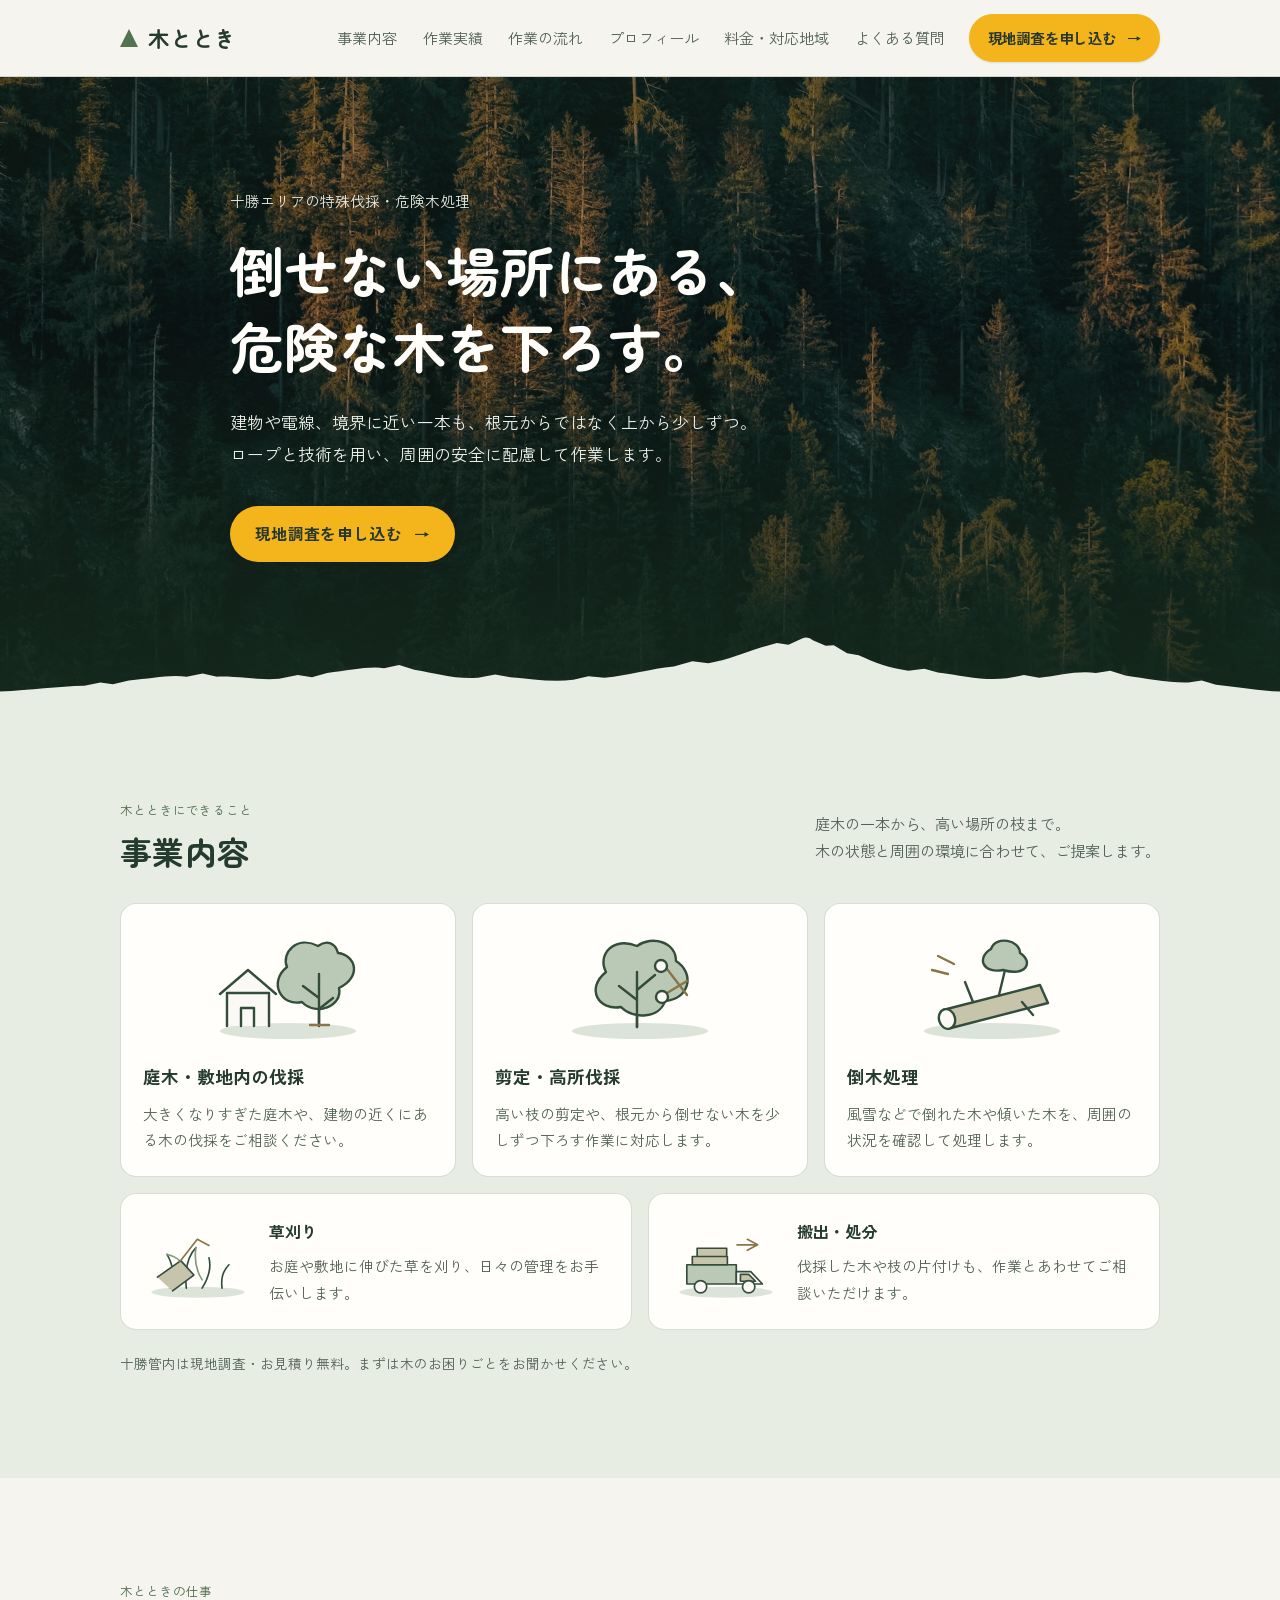
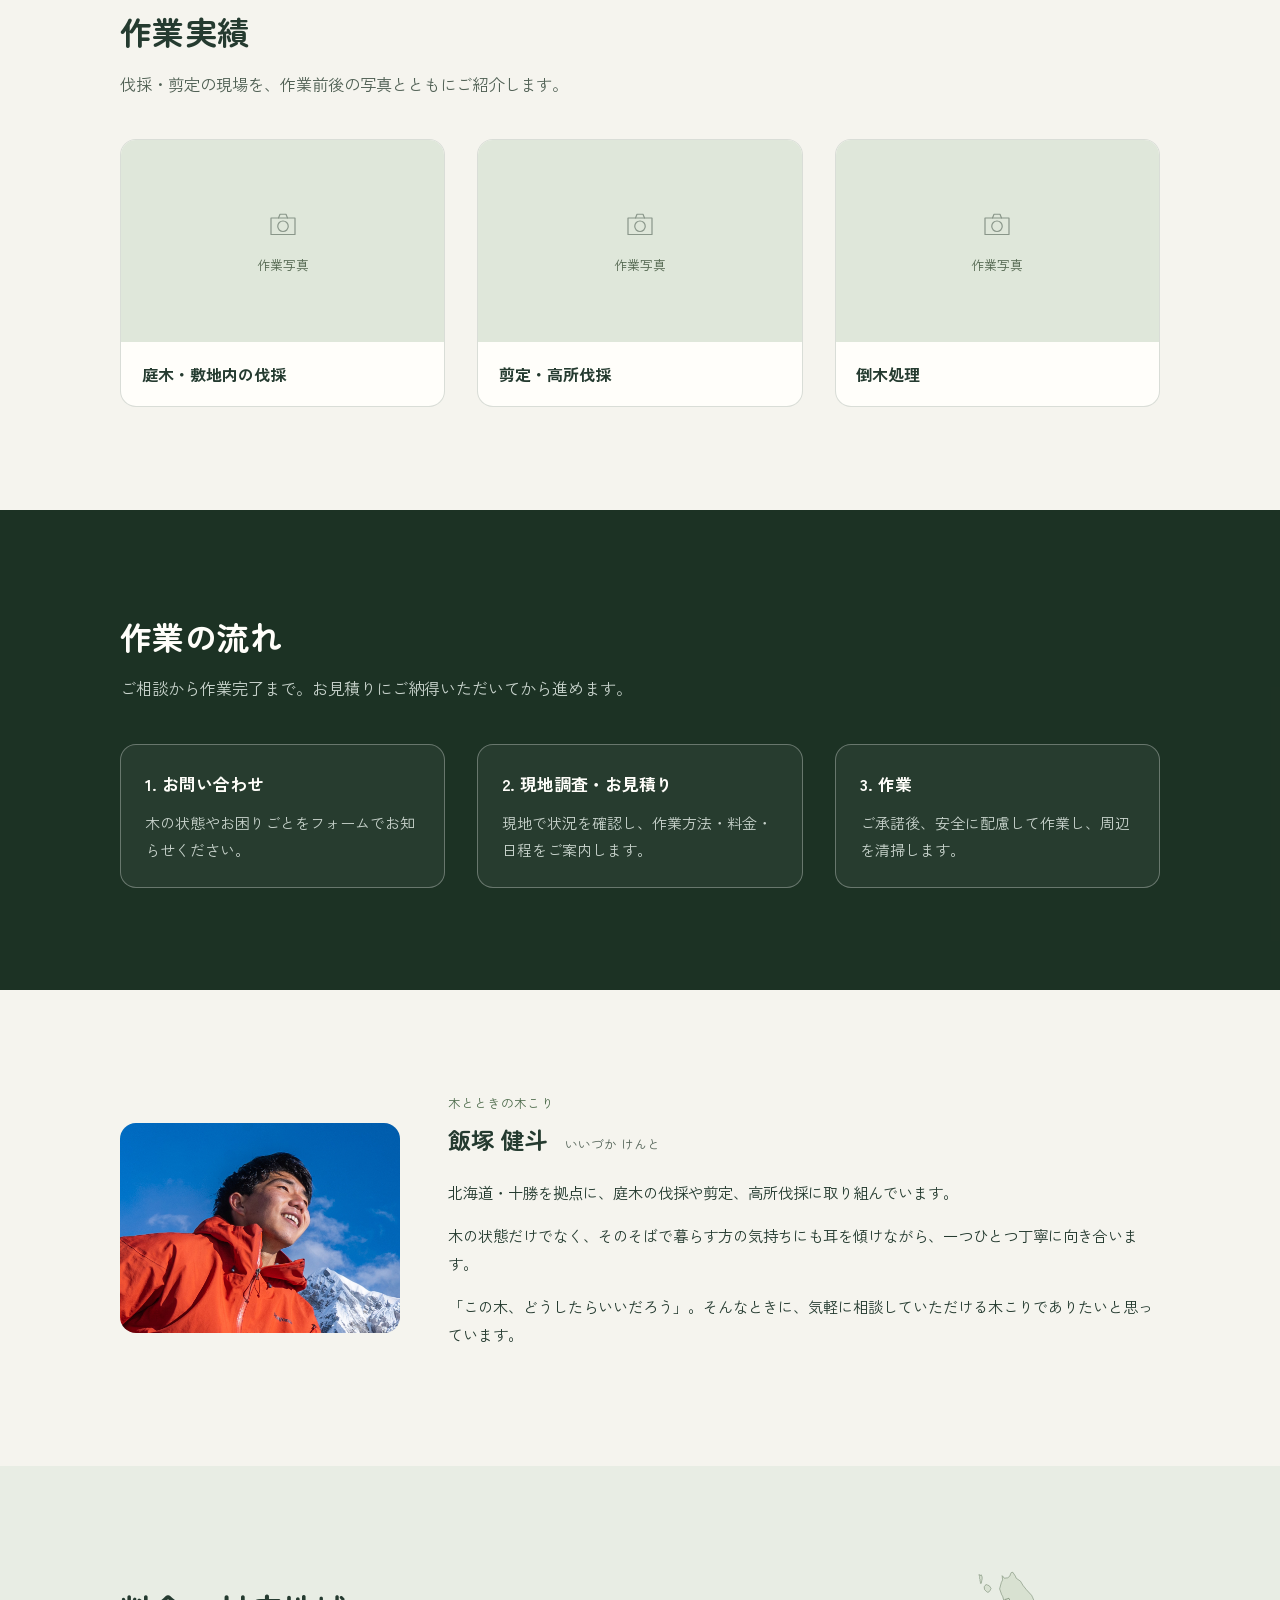
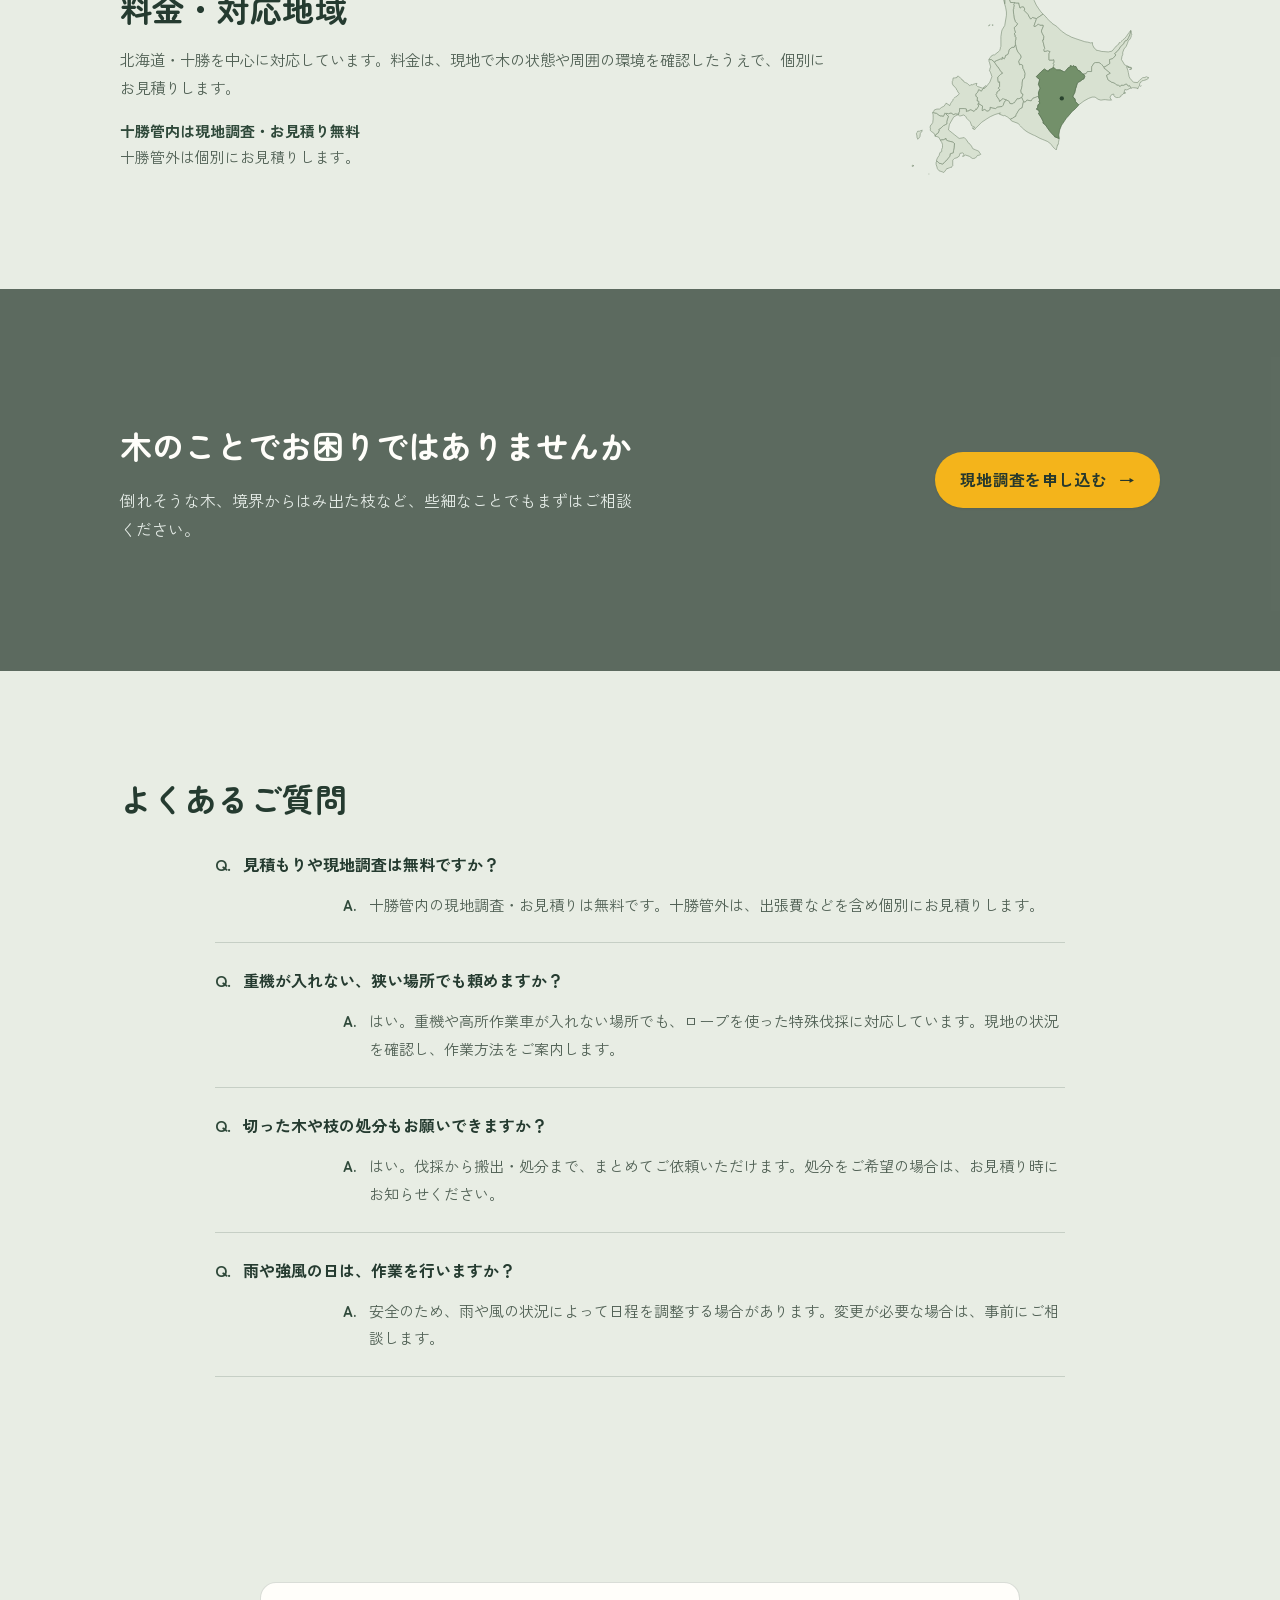
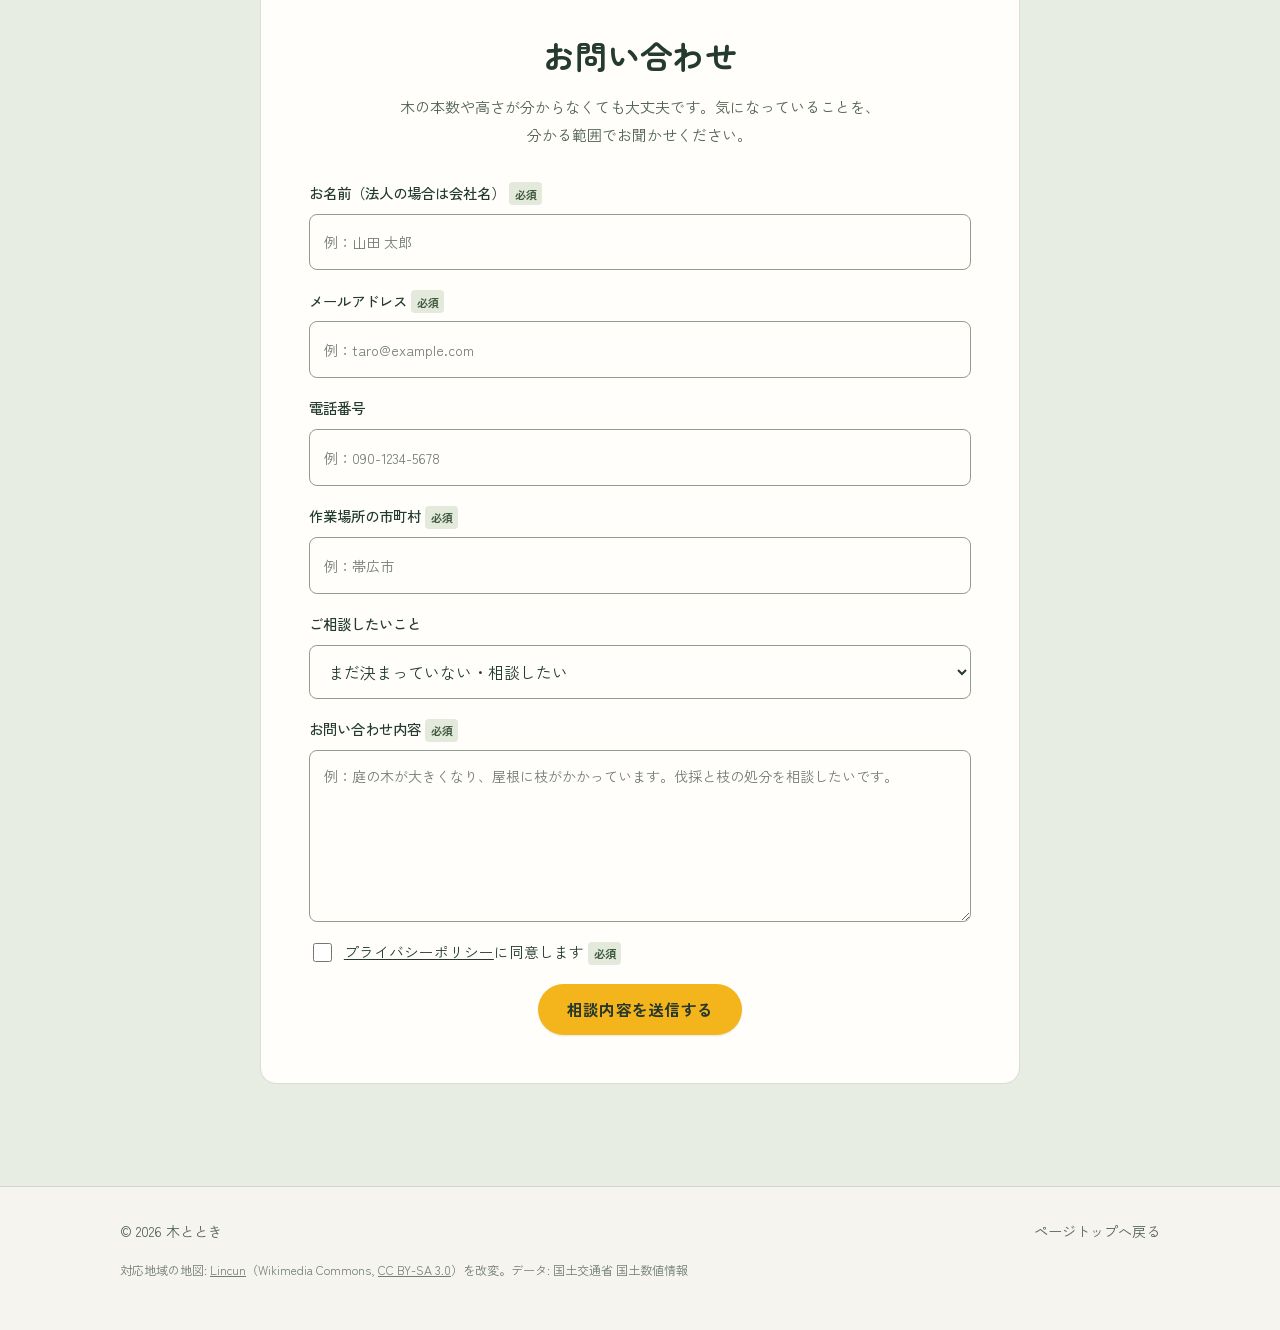
<file: index.html>
<!DOCTYPE html>
<html lang="ja">
<head>
<meta charset="UTF-8">
<meta name="viewport" content="width=device-width, initial-scale=1.0">
<title>木ととき | 十勝の特殊伐採・危険木処理</title>
<meta name="description" content="建物や電線に近い危険な木、狭い場所の伐採、倒木・風雪被害の処理まで。十勝エリアの特殊伐採・伐採・林業関連サービス「木ととき」。">
<link rel="preconnect" href="https://fonts.googleapis.com">
<link rel="preconnect" href="https://fonts.gstatic.com" crossorigin>
<link href="https://fonts.googleapis.com/css2?family=Zen+Maru+Gothic:wght@400;500;700;900&family=Zen+Kaku+Gothic+New:wght@300;400;500;700&display=swap" rel="stylesheet">
<link rel="stylesheet" href="css/style.css?v=28">
</head>
<body>

<svg class="icon-sprite" aria-hidden="true">
<defs>

<symbol id="ic-house-tree" viewBox="0 0 48 48">
  <path d="M8 26 L20 13 L32 26" />
  <path d="M11 26 V38" /><path d="M29 26 V38" />
  <path d="M7 38 H33" />
  <path d="M41 40 L33 17" />
  <path d="M36 24 L41 20" /><path d="M34 30 L40 27" />
</symbol>

<symbol id="ic-narrow" viewBox="0 0 48 48">
  <path d="M10 6 V42" /><path d="M38 6 V42" />
  <path d="M24 38 V13" />
  <path d="M24 20 L18 15" /><path d="M24 26 L30 21" />
</symbol>

<symbol id="ic-boundary" viewBox="0 0 48 48">
  <path d="M24 5 V43" stroke-dasharray="3 4" />
  <path d="M9 42 L15 28" />
  <path d="M15 28 L36 15" />
  <path d="M31 17 L36 15 L35 21" />
</symbol>

<symbol id="ic-storm" viewBox="0 0 48 48">
  <path d="M8 30 L39 21" />
  <path d="M6 27 L11 33" />
  <path d="M13 10 Q20 5 27 10" />
  <path d="M21 15 Q28 10 35 15" />
</symbol>

<symbol id="ic-prune-tree" viewBox="0 0 48 48">
  <path d="M24 42 V10" />
  <path d="M24 16 L33 10" />
  <path d="M24 24 L14 18" />
  <path d="M24 32 L32 27 M30 24 L32 27 L29 29" />
</symbol>

<symbol id="ic-haul" viewBox="0 0 48 48">
  <circle cx="12" cy="30" r="6" /><circle cx="12" cy="18" r="6" />
  <path d="M24 24 H40" /><path d="M35 19 L40 24 L35 29" />
</symbol>

<symbol id="ic-felling" viewBox="0 0 48 48">
  <path d="M20 41 V11" />
  <path d="M20 28 L27 31.5 L20 35" />
  <path d="M30 13 L39 21" />
  <path d="M32 13 L39 21 L35 23" />
</symbol>

<symbol id="ic-shears" viewBox="0 0 48 48">
  <path d="M22 42 V10" />
  <path d="M22 22 L36 10" />
  <path d="M26 15 L32 21" /><path d="M26 21 L32 15" />
</symbol>

<symbol id="ic-fallen" viewBox="0 0 48 48">
  <path d="M6 32 L40 24" />
  <path d="M15 27 V33" /><path d="M24 25 V31" /><path d="M33 25 V29" />
</symbol>

<symbol id="ic-camera" viewBox="0 0 48 48">
  <path d="M18 16 L20 11 H28 L30 16" />
  <path d="M8 16 H40 V38 H8 Z" />
  <circle cx="24" cy="27" r="7" />
</symbol>

<symbol id="ic-grass" viewBox="0 0 48 48">
  <path d="M14 38 Q17 26 12 14" />
  <path d="M24 38 Q27 24 22 12" />
  <path d="M34 38 Q37 26 32 16" />
</symbol>

<symbol id="ic-contact" viewBox="0 0 48 48">
  <path d="M8 14 H40 V34 H8 Z" />
  <path d="M8 14 L24 27 L40 14" />
</symbol>

<symbol id="ic-survey" viewBox="0 0 48 48">
  <path d="M14 12 H34 V38 H14 Z" />
  <path d="M19 12 V9 H29 V12" />
  <path d="M19 20 H29" /><path d="M19 26 H29" /><path d="M19 32 H24" />
</symbol>

</defs>
</svg>

<a class="skip-link" href="#main">本文へ移動</a>

<header class="site-header" id="siteHeader">
  <div class="wrap header-inner">
    <a href="#top" class="brand">
      <span class="brand-mark" aria-hidden="true"></span>
      <span class="brand-name">木ととき</span>
    </a>
    <nav class="nav" id="nav">
      <a href="#services">事業内容</a>
      <a href="#works">作業実績</a>
      <a href="#process">作業の流れ</a>
      <a href="#profile">プロフィール</a>
      <a href="#area">料金・対応地域</a>
      <a href="#faq">よくある質問</a>
    </nav>
    <a href="#contact" class="btn btn-primary btn-consult btn-header">現地調査を申し込む</a>
    <button class="nav-toggle" id="navToggle" aria-label="メニューを開く" aria-expanded="false" aria-controls="nav">
      <span></span><span></span><span></span>
    </button>
  </div>
</header>

<main id="main">

  <section class="hero" id="top">
    <div class="hero-photo" style="background-image:url('images/hero-forest.jpg');"></div>
    <div class="hero-scrim"></div>
    <div class="wrap hero-inner">
      <p class="kicker" data-reveal="0">十勝エリアの特殊伐採・危険木処理</p>
      <h1 class="hero-title">
        <span data-reveal="1">倒せない場所にある、</span>
        <span data-reveal="2">危険な木を下ろす。</span>
      </h1>
      <p class="hero-lead" data-reveal="3">建物や電線、境界に近い一本も、根元からではなく上から少しずつ。<br>ロープと技術を用い、周囲の安全に配慮して作業します。</p>
      <div class="hero-actions" data-reveal="4">
        <a href="#contact" class="btn btn-primary btn-consult">現地調査を申し込む</a>
      </div>
    </div>
    <svg class="hero-cut" viewBox="0 0 1440 120" preserveAspectRatio="none" aria-hidden="true">
      <path d="M0 108 C36 105 65 98 95 97 L113 91 127 94 145 87 C171 84 188 76 210 80 L228 74 244 80 C270 79 290 87 314 84 L335 77 351 81 368 73 C393 69 413 60 432 64 L449 58 466 67 C492 74 510 85 538 82 L557 76 574 81 C598 84 620 91 645 86 L662 79 680 82 C708 78 732 65 758 61 L779 51 797 55 C818 49 838 35 857 25 L874 17 887 20 903 8 Q909 4 915 12 L929 22 938 21 953 36 966 40 C986 55 1000 64 1022 69 L1040 65 1055 72 C1083 78 1106 88 1133 83 L1152 77 1169 82 C1192 78 1212 68 1233 73 L1249 69 1266 78 C1290 84 1314 92 1337 91 L1352 87 1368 95 C1394 100 1417 106 1440 108 V120 H0 Z"></path>
    </svg>
  </section>









<section class="band band-alt" id="services">
    <div class="wrap">
      <div class="services-heading"><div><p class="section-label">木とときにできること</p><h2 class="band-title">事業内容</h2></div>
      <p class="band-desc">庭木の一本から、高い場所の枝まで。<br>木の状態と周囲の環境に合わせて、ご提案します。</p></div>
      <dl class="service-list service-cards">
        <div class="service-item service-card"><img class="service-art" src="images/services/felling.svg" alt="" width="160" height="120" loading="lazy"><dt>庭木・敷地内の伐採</dt><dd>大きくなりすぎた庭木や、建物の近くにある木の伐採をご相談ください。</dd></div>
        <div class="service-item service-card"><img class="service-art" src="images/services/pruning.svg" alt="" width="160" height="120" loading="lazy"><dt>剪定・高所伐採</dt><dd>高い枝の剪定や、根元から倒せない木を少しずつ下ろす作業に対応します。</dd></div>
        <div class="service-item service-card"><img class="service-art" src="images/services/fallen.svg" alt="" width="160" height="120" loading="lazy"><dt>倒木処理</dt><dd>風雪などで倒れた木や傾いた木を、周囲の状況を確認して処理します。</dd></div>
        <div class="service-item service-card service-card-secondary"><img class="service-art" src="images/services/grass.svg" alt="" width="160" height="120" loading="lazy"><dt>草刈り</dt><dd>お庭や敷地に伸びた草を刈り、日々の管理をお手伝いします。</dd></div>
        <div class="service-item service-card service-card-secondary"><img class="service-art" src="images/services/haul.svg" alt="" width="160" height="120" loading="lazy"><dt>搬出・処分</dt><dd>伐採した木や枝の片付けも、作業とあわせてご相談いただけます。</dd></div>
      </dl>
      <p class="services-note">十勝管内は現地調査・お見積り無料。まずは木のお困りごとをお聞かせください。</p>
    </div>
  </section>

<section class="band" id="works"><div class="wrap"><p class="section-label">木とときの仕事</p><h2 class="band-title">作業実績</h2><p class="band-desc">伐採・剪定の現場を、作業前後の写真とともにご紹介します。</p><!-- 各枠を実際の作業写真・地域・作業内容に差し替え --><div class="works-grid portfolio-grid"><article class="portfolio-card"><div class="portfolio-photo"><svg class="work-icon" aria-hidden="true"><use href="#ic-camera"></use></svg><span>作業写真</span></div><div class="portfolio-copy"><h3>庭木・敷地内の伐採</h3></div></article><article class="portfolio-card"><div class="portfolio-photo"><svg class="work-icon" aria-hidden="true"><use href="#ic-camera"></use></svg><span>作業写真</span></div><div class="portfolio-copy"><h3>剪定・高所伐採</h3></div></article><article class="portfolio-card"><div class="portfolio-photo"><svg class="work-icon" aria-hidden="true"><use href="#ic-camera"></use></svg><span>作業写真</span></div><div class="portfolio-copy"><h3>倒木処理</h3></div></article></div></div></section>

<section class="band band-dark process-band" id="process">
    <div class="process-bg" style="background-image:url('images/sunlit-forest.jpg');"></div>
    <div class="process-scrim"></div>
    <div class="wrap process-content">
      <h2 class="band-title">作業の流れ</h2>
      <p class="band-desc band-desc-dark">ご相談から作業完了まで。お見積りにご納得いただいてから進めます。</p>
      <ol class="steps">
        <li class="step">
          <div class="step-card">
            <svg class="step-icon" aria-hidden="true"><use href="#ic-contact"></use></svg>
            <h3>1. お問い合わせ</h3>
            <p>木の状態やお困りごとをフォームでお知らせください。</p>
          </div>
        </li>
        <li class="step">
          <div class="step-card">
            <svg class="step-icon" aria-hidden="true"><use href="#ic-survey"></use></svg>
            <h3>2. 現地調査・お見積り</h3>
            <p>現地で状況を確認し、作業方法・料金・日程をご案内します。</p>
          </div>
        </li>
        <li class="step">
          <div class="step-card">
            <svg class="step-icon" aria-hidden="true"><use href="#ic-felling"></use></svg>
            <h3>3. 作業</h3>
            <p>ご承諾後、安全に配慮して作業し、周辺を清掃します。</p>
          </div>
        </li>
      </ol>
    </div>
  </section>

<section class="band" id="profile">
    <div class="wrap profile-inner">
      <div class="profile-photo-frame"><img class="profile-photo" src="images/kento-iizuka.jpg" alt="木とときの木こり、飯塚健斗のポートレート" width="2000" height="2000" loading="lazy"></div>
      <div class="profile-text">
        <p class="section-label">木とときの木こり</p>
        <h2 class="profile-name">飯塚 健斗 <span>いいづか けんと</span></h2>
        <p>北海道・十勝を拠点に、庭木の伐採や剪定、高所伐採に取り組んでいます。</p>
        <p>木の状態だけでなく、そのそばで暮らす方の気持ちにも耳を傾けながら、一つひとつ丁寧に向き合います。</p>
        <p>「この木、どうしたらいいだろう」。そんなときに、気軽に相談していただける木こりでありたいと思っています。</p>
      </div>
    </div>
  </section>

<section class="band band-alt" id="area">
    <div class="wrap area-inner">
      <div class="area-text">
        <h2 class="band-title">料金・対応地域</h2>
        <p class="band-desc">北海道・十勝を中心に対応しています。料金は、現地で木の状態や周囲の環境を確認したうえで、個別にお見積りします。</p>
        <p class="area-estimate"><strong>十勝管内は現地調査・お見積り無料</strong><br>十勝管外は個別にお見積りします。</p>
      </div>
      <div class="area-map">
        <svg viewBox="17 24 575 494" role="img" aria-labelledby="mapTitle mapDesc" class="hokkaido-map">
          <title id="mapTitle">北海道の地図</title>
          <desc id="mapDesc">十勝エリアを対応地域として示した地図</desc>
          <g class="map-base">
            <path d="M192 348l-1 8v3l6-3 5 4h3l5-4v-5l6 2 7 1 3-3 12-2 2-2 4-10 5-3-8-3-1-1-8 7-1-4-5-7-1-3-1-2 2-3v-3l7-5-4-4 3-4v-11l-3 1-1-7v-5l6-6 5-3v-1l-4-3-6-10h-1l-6-9-2-3-7-6h-5l-1-1v4v1l1 2 3 11-2 5v1l-1 2 1 2 2 4 3 9-5 13-8 10-3 3-5 2-4 6-6-4-3 7-4 4v4v1l4 3-1 8 4 1v6z"></path>
            <path d="M66 508v-1zM101 504l1-1 7-9v1l5-2 2-1h2h1v-1l3-3v-13l4-4 7-2v-1l4-2 2-7 6-1 2 1 1 3-3 4 1 1 1-1 5-3 9 3 7 5h3l4-1 2-2 3-4 5-1 3-2-3-3-1-3-3-2-5-2-7-3-3-6-5-6h-1l-7-10-4-4-12 2-10-8-5-4-10-8 2-12 2-4 8-14 8-5h2h1l1-2-8-1-4 2-6-4-6 2-4-1-2 1 2 3 4 3-1 2-3 10v6l-8 4-5 5-6 4 1 2-2 6-6 4-1 4h1l7 2 4 7 8-1 5-3v3l5 3 5 1 7 2 2 2 2 2h-1l-1 9-1 6-1 6h-1l-6 2-1 6-5 6-1 2-5 4-1 1-4 5h-1l-8-2-5-5h-1v1l-1 2v5l2 6 1 4 4 5 9 3zM27 490l4-2-3-1h-1z"></path>
            <path d="M96 455l-4 2-2 7-4 6-2 5v2h1l5 5 8 2h1l4-5 1-1 5-4 1-2 5-6 1-6 6-2h1l1-6 1-6 1-9h1l-2-2-2-2-7-2-5-1-5-3v-3l-5 3-8 1 1 2 2 3 2 5v2v5l-2 5zM37 414l1 4v3l2 5 2-2 3-4 1-8 4-5v-3l-2 2h-2l-2 1h-2h-2l-1 2-1 1-1 2zM92 371l-8-6-9-2v2v2l1 1v2v5v4l-1 8-2 3-1 2-2 1-1 4v2l1 3-1 2 1 2 2 2 5 3 2 3 1 2v1l1 2 1-4 6-4 2-6-1-2 6-4 5-5 8-4v-6l3-10 1-2-4-3-2-3-2-2-4 8-3-1z"></path>
            <path d="M156 360h2l5-3 4 1 5 3 4-5v-1l2 1 5-8-2-5h2v-6l-4-1 1-8-4-3v-1v-4l4-4 3-7 6 4 4-6 5-2 3-3-1-2-8 6-12-4-3-3 2-4h-3l-2 1h-2l-3 2h-3l-1-1v1l-1 1-2 1-5-4-2-2-3-1-4-2-2-4h-2l-2-3-2-2-2-2-3-2h-1h-1l-1 3-5 1h-4l-1 6v1l-1 1v2v4l2 3 1 2 2 1 3 4 1 1v1l3 4 1 3 3 3-1 3-6 5h-1l-3 3-2 2-1 1-1 3-3 4-2 3-2 5-4-3-5-3v1l-5 7h-1l-4 2-5 4h-6l-6 2-1 2-1 1v1l-2 2 9 2 8 6h5l3 1 4-8 2 2 2-1 4 1 6-2 6 4 4-2 8 1 1-4 1-1v-7v-1h11l5 1v5v1z"></path>
            <path d="M240 330l1 1 8 3 6 4 1 4 6 1 2-2 3-1 2-3 4-6h4l7-3 2-4 1-4-4-2-1-6 3-12v-2v-4l1-8 4-3 1-4 1-7-3-9-2-3-1-8-4-2-3 1-2-8 6-10-2-5-6-7-3-7-2-10h-1l-1 2-2 4h-5l-7 6-1 6-2 5-5 2-2 6-1 2-5-4v5l-3-1-12 5-2 1-1 2 2 3 6 9h1l6 10 4 3v1l-5 3-6 6v5l1 7 3-1v11l-3 4 4 4-7 5v3l-2 3 1 2 1 3 5 7 1 4z"></path>
            <path d="M287 320l-1 4-2 4 3 7 1 3 4 1 4-5 10 2 4-6 8-3 4-2 1 1 1-1-1-8 4-11-4-9 3-11-8-7 1-1 11-11 7-6 6 4 4 1 1-3 4-2 5-2 1-1h-1l3-7-2-3 2-3v-2l-1-4-3 1h-8v-7v-9l3-3-1-1-5-2-8 2-1-4 2-3-4-16-1-4h2l1-8-4-8-2-5 5-12-1-2h-8l-3-3-5 5-5 1v-2l5-14v-2l-1-1-8-2-4 4-6-10v-1l-9-9 1-4-3-5h-4l-4 3-2-7-1-5h-7l-2-1-1 1-2 3 1 3-1 5v3l-1 2 1 11 1 8 3 9 5 5-3 5-5 4 1 4v1l2 6-3 4 3 3-2 1 3 4v4l-1 5v8h1l2 10 3 7 6 7 2 5-6 10 2 8 3-1 4 2 1 8 2 3 3 9-1 7-1 4-4 3-1 8v4v2l-3 12 1 6z"></path>
            <path d="M230 220l-10 8h-3l-5 3-2 3-3 4 1 1h5l7 6 1-2 2-1 12-5 3 1v-5l5 4 1-2 2-6 5-2 2-5 1-6 7-6h5l2-4 1-2v-8l1-5v-4l-3-4 2-1-3-3 3-4-2-6v-1l-1-4 5-4 3-5-5-5-3-9-1-8-1-11 1-2v-3l1-5-1-3 2-3 1-1h-3h-7l-4-10-10 3v10v1l2 7 2 11v8l-1 6-3 18-6 10-1 3-2 13v6v17l-1 2v2l-2 6zM206 160l3-2v-1l-3 3zM217 158h-3z"></path>
            <path d="M277 106l1 5 2 7 4-3h4l3 5-1 4 9 9v1l6 10 4-4 8 2 1 1 15-10 1-1-5-5-5-7-6-9-5-11-2-3-1-3-1-2-2-4-12-13-8-10-6-10-10-7-2-5-6-9-4 1-1 2-2 6-5 4-8 1-3-4-2-2 1 10-3 6-4 15 5 14 2 3 5 18v-10l10-3 4 10h7h3l2 1zM197 66l-1 2v1v2h1l-1 2 1 2 5 5 2 1h1l2-1 2-2 3-6-4-6-4-2h-1l-2-1h-1v1l-2 1zM186 54l1 3v3h2l1-6 1-4v-5l-2-5-3 2-2-3v2l1 3v2v3l1 2z"></path>
            <path d="M360 258l1 1 4 4h1h8l8 4 2 1 4-4 5-6 4-1 1-4 5 2 3-2 2 3 3-1 2 4 3 5 5 2 4 5 1 1 3 1 6-1 3-5h10v-9v-2l6-9 3-1h8l5 3 2 2 5 6 7-4 7-5-1-6v-3l7-2 4-4 4-5-2-2-1-1 6-5 4-5 4-6 7-7 3-6 6-3 3-6 3-7 2-9h-1l-1 1v1l-1 1-1 1-2 3-2 3-2 3-5 6-3 2-3 3-2 2-2 2h-2l-1 3-2 1-2 3-2 1-6 7-4 5-9 2-12-1h-3l-7-2-6-1v-1l-5-4-3-6-1-3v-4l-4 1-7-2h-1l-6-1-9-3-12-4-11-4-7-4-3-1-13-9-7-7-4-4-11-7-3-4h-1l-8-8-2-3-7-7-1 1-15 10v2l-5 14v2l5-1 5-5 3 3h8l1 2-5 12 2 5 4 8-1 8h-2l1 4 4 16-2 3 1 4 8-2 5 2 1 1-3 3v9v7h8l3-1 1 4v2l-2 3 2 3-3 7h1z"></path>
            <path d="M166 394l8 4-2 2-4-1 2 3 4 1 2-3 2-2 10-10 2-2 12-8 8-5 11-5 13-4-3 3 11 4 2-1 5 3 2 1 6 5 5-2 1-1 7-4 1-4 4-7 4-6 6-3 1-6 2-8-1-3-3-7-7 3h-4l-4 6-2 3-3 1-2 2-6-1-1-4-6-4-5 3-4 10-2 2-12 2-3 3-7-1-6-2v5l-5 4h-3l-5-4-6 3v-3l1-8-9-5h-2l2 5-5 8-2-1v1l-4 5-5-3-4-1-5 3h-2l-2 1v-1v-5l-5-1h-11v1v7l-1 1-1 4-1 2 3 2h3l6-2 4 2 1 1 3 5 1 1 3 3 4 4 3 8z"></path>
            <path d="M350 435l2 2 7 9 4 3 2 2 3-12v1l2-3v-3l2-10h-1l-10-4-1-2-6-6-5-6-5-7-4-6-6-5v-4l-4-8-7-11 2-2-1-5-5-2-1-1 1-1 2-2 1-7 5-4-3-3 2-4-3-8-1-1-4 2-8 3-4 6-10-2-4 5-4-1-2 8-1 6-6 3-4 6-4 7-1 4-7 4-1 1-5 2 3 4 16 6 2 3 3 3 6 6 3 3 9 6 12 6 3 1 13 7 5 2 5 2 7 3z"></path>
            <path d="M470 334h1l6-1h3l8 1h7l-2-2-2-5 4-6 5-1v3l2 3 4 2h2h1h1l1 1 1-1 1-1h2l1-1v-2l3-2 2-1 3-4 2-8 3 1h2l2-1 6-3 1 1 1-1-4-6-3 1-4-5-3 1-4 2h-6l-2 3-4-3-5-1-4-4-7-2-9-6v-1l-3-9 9-5-13-11h-1l-1-3-5-6-2-2-5-3h-8l-3 1-6 9v2v9h-10l-3 5-6 1 3 5-2 6-4 2-5 4-6 3-2 6-1 4-2 5v2l-1 3v2l-4 8-1 4 5 4 1 6 5 6 3 2 8-6 4-3 11-6 8-3h7l7 5 6 2zM528 317h-1h-3v1h2z"></path>
            <path d="M563 302l1-1v-1zM530 296l4 5 3-1 4 6 3-1h3l9 1-1 1h2v-1l1-2v-1l2-2 1-6 1-2 2-1v-1l2-2 4-1 4-1 2-1 1 1 1-2 1-1 2-1v-1l1-1h-2l-2-1-1-1-1 1h-1l-3 1h-2l-1-1-1 1-1 1-2 2-3 2-2 2-2 2-2 2v1l-10-1-8-9-2-4-2-10-1-5-3-8 1-2 2 1 2 1-2 2 2-1h1v1l3-1 2 1-1 1h1l-2 2-1 1h-1h4l1-3-9-4-8-4-2-4-5-8 1-7 2-5v-5l3-8 5-6 3-7 2-6 4-4 2-4 1-3v-2l1-1v-2l-1-2v-3l-1-3-2 9-3 7-3 6-6 3-3 6-7 7-4 6-4 5-6 5 1 1 2 2-4 5-4 4-7 2v3l1 6-7 5-7 4 1 3h1l13 11-9 5 3 9v1l9 6 7 2 4 4 5 1 4 3 2-3h6l4-2z"></path>
          </g>
          <path class="map-highlight" d="M344 399l5 7 5 6 6 6 1 2 10 4h1l-1-8 2-12 4-10 2-3 6-9 4-6 3-3 11-13 4-3 8-8 3-4-3-2-5-6-1-6-5-4 1-4 4-8v-2l1-3v-2l2-5 1-4 2-6 6-3 5-4 4-2 2-6-3-5-3-1-1-1-4-5-5-2-3-5-2-4-3 1-2-3-3 2-5-2-1 4-4 1-5 6-4 4-2-1-8-4h-8h-1l-4-4-1-1h-2l-1 1-5 2-4 2-1 3-4-1-6-4-7 6-11 11-1 1 8 7-3 11 4 9-4 11 1 8-1 1 3 8-2 4 3 3-5 4-1 7-2 2-1 1 1 1 5 2 1 5-2 2 7 11 4 8v4l6 5z"></path>
          <circle class="map-dot" cx="378" cy="330" r="5"></circle>
        </svg>
      </div>
    </div>
  </section>

<section class="band-photo">
    <div class="band-photo-img" style="background-image:url('images/forest-path.jpg');"></div>
    <div class="band-photo-scrim"></div>
    <div class="wrap band-photo-inner">
      <div class="band-photo-text-wrap">
        <h2 class="band-photo-title">木のことでお困りではありませんか</h2>
        <p class="band-photo-text">倒れそうな木、境界からはみ出た枝など、些細なことでもまずはご相談ください。</p>
      </div>
      <a href="#contact" class="btn btn-primary btn-consult">現地調査を申し込む</a>
    </div>
  </section>



  <section class="band band-alt" id="faq">
    <div class="wrap">
      <h2 class="band-title">よくあるご質問</h2>
      <dl class="faq-list">
        <div class="faq-item"><dt><span class="faq-mark" aria-hidden="true">Q.</span>見積もりや現地調査は無料ですか？</dt><dd><span class="faq-mark" aria-hidden="true">A.</span><p>十勝管内の現地調査・お見積りは無料です。十勝管外は、出張費などを含め個別にお見積りします。</p></dd></div>
        <div class="faq-item"><dt><span class="faq-mark" aria-hidden="true">Q.</span>重機が入れない、狭い場所でも頼めますか？</dt><dd><span class="faq-mark" aria-hidden="true">A.</span><p>はい。重機や高所作業車が入れない場所でも、ロープを使った特殊伐採に対応しています。現地の状況を確認し、作業方法をご案内します。</p></dd></div>
        <div class="faq-item"><dt><span class="faq-mark" aria-hidden="true">Q.</span>切った木や枝の処分もお願いできますか？</dt><dd><span class="faq-mark" aria-hidden="true">A.</span><p>はい。伐採から搬出・処分まで、まとめてご依頼いただけます。処分をご希望の場合は、お見積り時にお知らせください。</p></dd></div>
        <div class="faq-item"><dt><span class="faq-mark" aria-hidden="true">Q.</span>雨や強風の日は、作業を行いますか？</dt><dd><span class="faq-mark" aria-hidden="true">A.</span><p>安全のため、雨や風の状況によって日程を調整する場合があります。変更が必要な場合は、事前にご相談します。</p></dd></div>
      </dl>
    </div>
  </section>

  <section class="band band-alt" id="contact">
    <div class="wrap contact-inner">
      <div class="contact-intro">
        <h2 class="band-title">お問い合わせ</h2>
        <p class="band-desc">木の本数や高さが分からなくても大丈夫です。気になっていることを、分かる範囲でお聞かせください。</p>
      </div>
      <form class="contact-form" id="contactForm" method="post" target="_blank">
        <div class="form-row">
          <label for="name">お名前（法人の場合は会社名） <span class="req">必須</span></label>
          <input type="text" id="name" name="name" maxlength="120" placeholder="例：山田 太郎" autocomplete="name" required>
        </div>
        <div class="form-row">
          <label for="email">メールアドレス <span class="req">必須</span></label>
          <input type="email" id="email" name="email" maxlength="254" placeholder="例：taro@example.com" autocomplete="email" required>
        </div>
        <div class="form-row">
          <label for="tel">電話番号</label>
          <input type="tel" id="tel" name="tel" maxlength="50" placeholder="例：090-1234-5678" autocomplete="tel">
        </div>
        <div class="form-row">
          <label for="contactArea">作業場所の市町村 <span class="req">必須</span></label>
          <input type="text" id="contactArea" name="area" maxlength="200" placeholder="例：帯広市" required>
        </div>
        <div class="form-row">
          <label for="service">ご相談したいこと</label>
          <select id="service" name="service">
            <option value="">まだ決まっていない・相談したい</option>
            <option>庭木や敷地内の伐採</option>
            <option>剪定・高所伐採</option>
            <option>倒木処理</option>
            <option>草刈り</option>
            <option>搬出・処分</option>
            <option>その他</option>
          </select>
        </div>
        <div class="form-row">
          <label for="message">お問い合わせ内容 <span class="req">必須</span></label>
          <textarea id="message" name="message" rows="5" maxlength="5000" required placeholder="例：庭の木が大きくなり、屋根に枝がかかっています。伐採と枝の処分を相談したいです。"></textarea>
        </div>
        <div class="form-row form-consent">
          <label class="checkbox">
            <input type="checkbox" id="consent" name="consent" required>
            <span><a href="privacy.html" target="_blank" rel="noopener">プライバシーポリシー</a>に同意します <span class="req">必須</span></span>
          </label>
        </div>
        <div class="hp-field" aria-hidden="true">
          <label for="website">website</label>
          <input type="text" id="website" name="website" tabindex="-1" autocomplete="off">
        </div>
        <button type="submit" class="btn btn-primary btn-submit" id="submitBtn">相談内容を送信する</button>
        <p class="form-note" id="formNote" role="status" aria-live="polite"></p>
      </form>
    </div>
  </section>

</main>

<footer class="site-footer">
  <div class="wrap footer-inner">
    <span>&copy; 2026 木ととき</span>
    <a href="#top">ページトップへ戻る</a>
  </div>
  <div class="wrap footer-credit">
    <p>対応地域の地図: <a href="https://commons.wikimedia.org/wiki/File:Subprefectures_of_Hokkaido.svg" target="_blank" rel="noopener">Lincun</a>（Wikimedia Commons, <a href="https://creativecommons.org/licenses/by-sa/3.0/" target="_blank" rel="noopener">CC BY-SA 3.0</a>）を改変。データ: 国土交通省 国土数値情報</p>
  </div>
</footer>

<script src="js/config.js"></script>
<script src="js/script.js"></script>
</body>
</html>
</file>
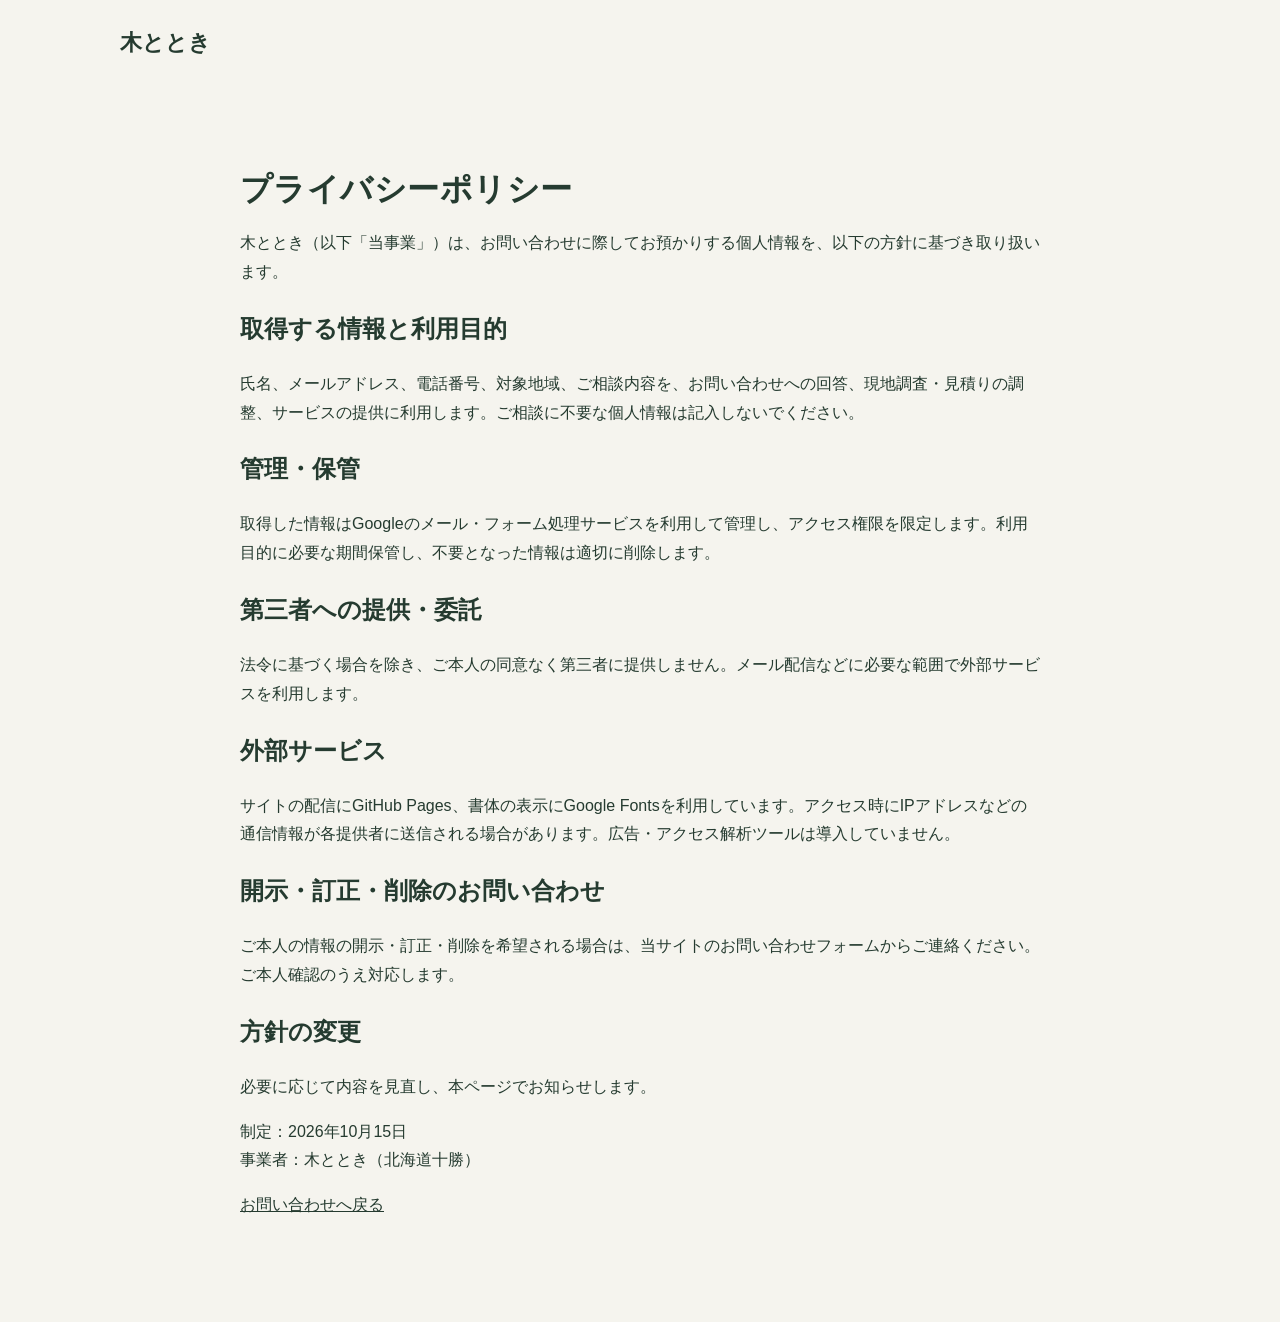
<file: privacy.html>
<!doctype html><html lang="ja"><head><meta charset="utf-8"><meta name="viewport" content="width=device-width, initial-scale=1"><title>プライバシーポリシー｜木ととき</title><meta name="description" content="木とときのお問い合わせにおける個人情報の取り扱いについて。"><link rel="canonical" href="https://kitotoki.jp/privacy.html"><link rel="stylesheet" href="css/style.css?v=17"></head><body><header class="wrap" style="padding-top:24px"><a class="brand" href="./">木ととき</a></header><main class="wrap band" style="max-width:800px"><h1 class="band-title">プライバシーポリシー</h1><p>木ととき（以下「当事業」）は、お問い合わせに際してお預かりする個人情報を、以下の方針に基づき取り扱います。</p><h2>取得する情報と利用目的</h2><p>氏名、メールアドレス、電話番号、対象地域、ご相談内容を、お問い合わせへの回答、現地調査・見積りの調整、サービスの提供に利用します。ご相談に不要な個人情報は記入しないでください。</p><h2>管理・保管</h2><p>取得した情報はGoogleのメール・フォーム処理サービスを利用して管理し、アクセス権限を限定します。利用目的に必要な期間保管し、不要となった情報は適切に削除します。</p><h2>第三者への提供・委託</h2><p>法令に基づく場合を除き、ご本人の同意なく第三者に提供しません。メール配信などに必要な範囲で外部サービスを利用します。</p><h2>外部サービス</h2><p>サイトの配信にGitHub Pages、書体の表示にGoogle Fontsを利用しています。アクセス時にIPアドレスなどの通信情報が各提供者に送信される場合があります。広告・アクセス解析ツールは導入していません。</p><h2>開示・訂正・削除のお問い合わせ</h2><p>ご本人の情報の開示・訂正・削除を希望される場合は、当サイトのお問い合わせフォームからご連絡ください。ご本人確認のうえ対応します。</p><h2>方針の変更</h2><p>必要に応じて内容を見直し、本ページでお知らせします。</p><p>制定：2026年10月15日<br>事業者：木ととき（北海道十勝）</p><a href="./#contact">お問い合わせへ戻る</a></main></body></html>
</file>
<file: css/style.css>
/* ---------- tokens ---------- */
:root {
  --paper: #E8ECE8;
  --paper-alt: #DEE4DE;
  --ink: #1C2420;
  --pine: #24382C;
  --pine-deep: #1A2A21;
  --hazard: #D8480F;
  --hazard-deep: #B93A0B;
  --steel: #55625F;
  --snow: #FAF9F5;
  --line: rgba(28, 36, 32, 0.14);
  --line-dark: rgba(250, 249, 245, 0.2);

  --font-display: "Zen Maru Gothic", "Hiragino Maru Gothic ProN", "Hiragino Sans", sans-serif;
  --font-body: "Zen Kaku Gothic New", "Hiragino Sans", sans-serif;

  --wrap: 1120px;
  --gap: clamp(1.25rem, 2.5vw, 2.5rem);
}

* { box-sizing: border-box; }
html { scroll-behavior: smooth; }
.icon-sprite { position: absolute; width: 0; height: 0; overflow: hidden; }
@media (prefers-reduced-motion: reduce) {
  html { scroll-behavior: auto; }
  *, *::before, *::after { animation-duration: 0.001ms !important; animation-iteration-count: 1 !important; transition-duration: 0.001ms !important; }
}

body {
  margin: 0;
  background: var(--paper);
  color: var(--ink);
  font-family: var(--font-body);
  font-size: 16px;
  line-height: 1.8;
  -webkit-font-smoothing: antialiased;
}

img { max-width: 100%; display: block; }

a { color: inherit; }

.wrap { max-width: var(--wrap); margin: 0 auto; padding: 0 clamp(1.25rem, 4vw, 2.5rem); }

.skip-link {
  position: absolute; left: -999px; top: 0;
  background: var(--pine); color: var(--snow); padding: 0.75em 1.25em; z-index: 200;
}
.skip-link:focus { left: 0.5rem; top: 0.5rem; }

:focus-visible {
  outline: 2px solid var(--hazard);
  outline-offset: 3px;
}

/* ---------- header ---------- */
.site-header {
  position: sticky; top: 0; z-index: 100;
  background: rgba(232, 236, 232, 0.92);
  backdrop-filter: blur(6px);
  border-bottom: 1px solid var(--line);
}
.header-inner {
  display: flex; align-items: center; gap: 1.5rem;
  height: 76px;
}
.brand {
  display: flex; align-items: center; gap: 0.65rem;
  text-decoration: none;
  font-family: var(--font-display);
  font-size: 1.35rem;
  font-weight: 700;
  color: var(--ink);
  margin-right: auto;
}
.brand-mark {
  width: 18px; height: 18px;
  background: var(--hazard);
  clip-path: polygon(0 100%, 100% 100%, 50% 0);
  flex-shrink: 0;
}
.nav { display: flex; gap: clamp(1rem, 2vw, 1.75rem); }
.nav a {
  text-decoration: none;
  font-size: 0.94rem;
  color: var(--steel);
  padding: 0.4em 0;
  border-bottom: 1px solid transparent;
  transition: color 0.15s ease, border-color 0.15s ease;
}
.nav a:hover { color: var(--ink); border-color: var(--hazard); }

.btn { display: inline-flex; align-items: center; justify-content: center; text-decoration: none; border: none; cursor: pointer; font-family: var(--font-body); }
.btn-primary {
  background: var(--hazard); color: var(--snow);
  padding: 0.9em 1.6em; font-size: 0.98rem; font-weight: 700;
  border-radius: 8px;
  transition: background 0.15s ease, transform 0.15s ease;
}
.btn-primary:hover { background: var(--hazard-deep); }
.btn-primary:active { transform: translateY(1px); }
.btn-ghost {
  padding: 0.9em 1.5em; font-size: 0.98rem; font-weight: 500;
  color: var(--ink); border: 1px solid currentColor; border-radius: 8px;
  transition: background 0.15s ease;
}
.btn-ghost:hover { background: rgba(28,36,32,0.06); }
.btn-header { flex-shrink: 0; padding: 0.7em 1.3em; font-size: 0.9rem; }

.nav-toggle {
  display: none; flex-direction: column; justify-content: center; gap: 5px;
  width: 40px; height: 40px; background: none; border: none; cursor: pointer; padding: 0;
}
.nav-toggle span { display: block; width: 22px; height: 2px; background: var(--ink); transition: transform 0.2s ease, opacity 0.2s ease; }

/* ---------- hero ---------- */
.hero {
  position: relative;
  min-height: 88vh;
  display: flex; align-items: flex-end;
  overflow: hidden;
  background: var(--pine-deep);
}
.hero-photo {
  position: absolute; inset: 0;
  background-size: cover; background-position: center 60%;
}
.hero-scrim {
  position: absolute; inset: 0;
  background: linear-gradient(180deg, rgba(26,42,33,0.55) 0%, rgba(26,42,33,0.35) 40%, rgba(26,42,33,0.88) 100%);
}
.hero-inner {
  position: relative; z-index: 2;
  padding-top: 6rem; padding-bottom: 6.5rem;
  color: var(--snow);
  max-width: 760px;
}
.kicker {
  font-size: 0.92rem;
  color: #E8D9C9;
  margin: 0 0 1.1rem;
  opacity: 0; transform: translateY(10px);
}
.hero-title {
  font-family: var(--font-display);
  font-weight: 700;
  font-size: clamp(2.1rem, 5vw, 3.4rem);
  line-height: 1.4;
  margin: 0 0 1.4rem;
}
.hero-title span { display: block; opacity: 0; transform: translateY(14px); }
.hero-lead {
  font-size: 1.05rem;
  line-height: 1.9;
  max-width: 34em;
  color: #EAEFE9;
  margin: 0 0 2.2rem;
  opacity: 0; transform: translateY(10px);
}
.hero-actions { display: flex; gap: 1rem; flex-wrap: wrap; opacity: 0; transform: translateY(10px); }
.hero-actions .btn-ghost { color: var(--snow); border-color: rgba(250,249,245,0.55); }
.hero-actions .btn-ghost:hover { background: rgba(250,249,245,0.12); }

[data-reveal] { animation: reveal 0.7s ease forwards; }
[data-reveal="0"] { animation-delay: 0.1s; }
[data-reveal="1"] { animation-delay: 0.25s; }
[data-reveal="2"] { animation-delay: 0.4s; }
[data-reveal="3"] { animation-delay: 0.55s; }
[data-reveal="4"] { animation-delay: 0.7s; }
@keyframes reveal { to { opacity: 1; transform: translateY(0); } }
@media (prefers-reduced-motion: reduce) {
  [data-reveal] { animation: none; opacity: 1; transform: none; }
}

.hero-cut {
  position: absolute; left: 0; right: 0; bottom: -1px; width: 100%; height: 44px; z-index: 3;
}
.hero-cut path { fill: var(--paper); }

/* ---------- bands ---------- */
.band { padding: clamp(4rem, 8vw, 6.5rem) 0; }
.band-alt { background: var(--paper-alt); }
.band-dark { background: var(--pine); color: var(--snow); }
.band-dark .band-title { color: var(--snow); }

.band-title {
  font-family: var(--font-display);
  font-weight: 700;
  font-size: clamp(1.5rem, 3vw, 2rem);
  margin: 0 0 0.9rem;
}
.band-desc {
  max-width: 46em;
  color: var(--steel);
  margin: 0 0 2.5rem;
  font-size: 1.02rem;
}
.band-desc-dark { color: #C7D2CB; }
.sample-note {
  font-size: 0.86rem;
  color: var(--steel);
  border-left: 2px solid var(--hazard);
  padding-left: 0.9em;
  margin: -1rem 0 2.5rem;
  max-width: 46em;
}
.band-dark .sample-note, .band-dark .band-desc { color: #C7D2CB; }

/* concerns */
.tag-grid {
  list-style: none; margin: 0; padding: 0;
  display: grid; gap: var(--gap);
  grid-template-columns: repeat(3, 1fr);
}
.tag-card {
  background: var(--paper);
  padding: 1.9rem 1.8rem;
  position: relative;
  border: 1px solid var(--line);
  border-radius: 14px;
}
.tag-icon { width: 40px; height: 40px; stroke: var(--hazard-deep); stroke-width: 2; fill: none; stroke-linecap: round; stroke-linejoin: round; display: block; margin-bottom: 0.9rem; }
.tag-card h3 { font-size: 1.05rem; margin: 0 0 0.5rem; }
.tag-card p { margin: 0; color: var(--steel); font-size: 0.94rem; }

/* services */
.services-inner {
  display: grid; grid-template-columns: 1.15fr 0.85fr; gap: var(--gap); align-items: start;
}
.service-list { margin: 0; display: grid; gap: 1.4rem; }
.service-item {
  display: grid; grid-template-columns: 2.5rem 8.5em 1fr; gap: 1rem; align-items: start;
  padding-bottom: 1.2rem;
  border-bottom: 1px solid var(--line);
}
.service-icon { width: 28px; height: 28px; stroke: var(--hazard-deep); stroke-width: 2; fill: none; stroke-linecap: round; stroke-linejoin: round; margin-top: 0.1rem; }
.service-item dt { font-weight: 700; }
.service-item dd { margin: 0; color: var(--steel); }
.services-visual img { border-radius: 14px; }
.placeholder-inline { color: var(--steel); }

/* process */
.process-band { position: relative; overflow: hidden; }
.process-bg {
  position: absolute; inset: 0;
  background-size: cover; background-position: center; background-attachment: fixed;
}
.process-scrim { position: absolute; inset: 0; background: rgba(20, 32, 25, 0.94); }
.process-content { position: relative; z-index: 1; }
@media (max-width: 700px) {
  .process-bg { background-attachment: scroll; }
}

.steps {
  list-style: none; margin: 0; padding: 0;
  display: grid; grid-template-columns: repeat(3, 1fr); gap: var(--gap);
  align-items: stretch;
}
.step { position: relative; display: flex; flex-direction: column; }
.step-num {
  flex-shrink: 0; width: 40px; height: 40px; border-radius: 50%;
  background: var(--hazard); color: var(--pine-deep);
  box-shadow: 0 0 0 6px rgba(216, 72, 15, 0.14);
  display: flex; align-items: center; justify-content: center;
  font-family: var(--font-display); font-weight: 700;
  position: relative; z-index: 1;
  margin-bottom: 1.4rem;
}
.step-card {
  flex: 1;
  display: flex; flex-direction: column;
  background: rgba(216, 72, 15, 0.08);
  border-top: 2px solid var(--hazard);
  padding: 1.7rem 1.6rem;
  border-radius: 14px;
}
.step-icon { width: 30px; height: 30px; stroke: var(--hazard); stroke-width: 1.8; fill: none; stroke-linecap: round; stroke-linejoin: round; margin-bottom: 1rem; }
.step h3 { margin: 0 0 0.5rem; font-size: 1.05rem; }
.step p { margin: 0; color: #C7D2CB; font-size: 0.94rem; }
.step-note { margin-top: auto !important; padding-top: 0.9rem !important; font-size: 0.82rem !important; color: #A8B6AF !important; }

/* works */
.works-grid { list-style: none; margin: 0; padding: 0; display: grid; grid-template-columns: repeat(3, 1fr); gap: var(--gap); }
.work-card-empty {
  border: 1px dashed var(--line);
  padding: 2.2rem 1.6rem;
  color: var(--steel);
  font-size: 0.92rem;
  min-height: 160px;
  display: flex; flex-direction: column; gap: 0.7rem;
  border-radius: 14px;
}
.work-icon { width: 30px; height: 30px; stroke: var(--steel); stroke-width: 1.6; fill: none; stroke-linecap: round; stroke-linejoin: round; opacity: 0.7; }
.work-tag { font-size: 0.78rem; color: var(--hazard-deep); font-weight: 700; }

/* photo band */
.band-photo { position: relative; padding: clamp(5rem, 12vw, 8rem) 0; overflow: hidden; }
.band-photo-img { position: absolute; inset: 0; background-size: cover; background-position: center; background-attachment: fixed; }
.band-photo-scrim { position: absolute; inset: 0; background: rgba(26,42,33,0.62); }
.band-photo-inner { position: relative; z-index: 1; text-align: left; color: var(--snow); }
.band-photo-inner {
  display: flex; align-items: center; justify-content: space-between; gap: 2rem; flex-wrap: wrap;
}
.band-photo-title { font-family: var(--font-display); font-size: clamp(1.4rem, 3vw, 2rem); margin: 0 0 0.7rem; }
.band-photo-text { font-size: 1rem; line-height: 1.8; max-width: 32em; margin: 0; color: #E4EBE6; }
@media (max-width: 700px) {
  .band-photo-img { background-attachment: scroll; }
}

/* pricing */
.pricing-list {
  list-style: none; margin: 0; padding: 0;
  display: grid; grid-template-columns: repeat(2, 1fr); gap: var(--gap);
}
.pricing-list li {
  padding: 1.6rem 1.8rem;
  background: var(--paper);
  border-top: 2px solid var(--hazard);
  font-size: 1.02rem;
  line-height: 1.85;
  color: var(--ink);
  border-radius: 14px;
}

/* area */
.area-inner { display: grid; grid-template-columns: 1fr 1fr; gap: var(--gap); align-items: center; }
.hokkaido-map { width: 100%; max-width: 380px; }
.map-base path { fill: var(--paper-alt); stroke: var(--steel); stroke-width: 1.4; stroke-linejoin: round; }
.map-highlight { fill: var(--hazard); stroke: var(--hazard-deep); stroke-width: 1.4; stroke-linejoin: round; }
.map-dot { fill: var(--ink); }

/* faq */
.accordion { max-width: 720px; }
.qa { border-bottom: 1px solid var(--line); padding: 1.1rem 0; }
.qa summary { cursor: pointer; font-weight: 500; list-style: none; position: relative; padding-right: 1.6em; }
.qa summary::-webkit-details-marker { display: none; }
.qa summary::after {
  content: "+"; position: absolute; right: 0; top: -0.1em; font-size: 1.2em; color: var(--hazard); transition: transform 0.2s ease;
}
.qa[open] summary::after { transform: rotate(45deg); }
.qa p { margin: 0.9rem 0 0; color: var(--steel); }

/* contact */
.contact-inner { display: grid; grid-template-columns: 0.8fr 1.2fr; gap: var(--gap); align-items: start; }
.contact-form { display: grid; gap: 1.3rem; }
.form-row { display: grid; gap: 0.5rem; }
.form-row-2col { grid-template-columns: 1fr 1fr; gap: 1.3rem; }
.form-row-2col > div { display: grid; gap: 0.5rem; }
label { font-size: 0.9rem; font-weight: 500; }
.req { color: var(--hazard-deep); font-weight: 700; font-size: 0.78em; }
input[type="text"], input[type="email"], input[type="tel"], select, textarea {
  font: inherit; padding: 0.8em 0.9em; border: 1px solid var(--line); border-radius: 8px;
  background: var(--snow); color: var(--ink); width: 100%;
}
input:focus, select:focus, textarea:focus { border-color: var(--hazard); }
.checkbox { display: flex; align-items: flex-start; gap: 0.6em; font-weight: 400; font-size: 0.92rem; }
.checkbox input { margin-top: 0.3em; }
.hp-field { position: absolute; left: -9999px; width: 1px; height: 1px; overflow: hidden; }
.btn-submit { width: fit-content; }
.btn-submit:disabled { opacity: 0.6; cursor: not-allowed; }
.form-note { min-height: 1.4em; font-size: 0.92rem; }
.form-note.is-success { color: #2C6B3F; }
.form-note.is-error { color: var(--hazard-deep); }

/* footer */
.site-footer { padding: 2rem 0 3rem; border-top: 1px solid var(--line); }
.footer-inner { display: flex; justify-content: space-between; align-items: center; font-size: 0.88rem; color: var(--steel); flex-wrap: wrap; gap: 1rem; }
.footer-inner a { text-decoration: none; }
.footer-inner a:hover { color: var(--ink); }
.footer-credit { margin-top: 1rem; }
.footer-credit p { margin: 0; font-size: 0.76rem; color: var(--steel); opacity: 0.8; }
.footer-credit a { color: var(--steel); text-decoration: underline; }
.footer-credit a:hover { color: var(--ink); }

.sp-only { display: none; }

/* ---------- responsive ---------- */
@media (max-width: 960px) {
  .services-inner, .area-inner, .contact-inner { grid-template-columns: 1fr; }
  .services-visual { order: -1; }
  .tag-grid { grid-template-columns: repeat(2, 1fr); }
}

@media (max-width: 480px) {
  .hero-title { font-size: 1.8rem; }
}

@media (max-width: 720px) {
  .sp-only { display: inline; }
  .nav { position: fixed; top: 76px; left: 0; right: 0; bottom: 0; background: var(--paper); flex-direction: column; padding: 2rem clamp(1.25rem,4vw,2.5rem); gap: 1.5rem; transform: translateX(100%); transition: transform 0.25s ease; overflow-y: auto; }
  .nav.is-open { transform: translateX(0); }
  .nav a { font-size: 1.1rem; }
  .nav-toggle { display: flex; }
  .btn-header { display: none; }
  .tag-grid, .works-grid, .pricing-list { grid-template-columns: 1fr; }
  .service-item { grid-template-columns: 2.5rem 1fr; column-gap: 1rem; row-gap: 0.3rem; }
  .service-icon { grid-row: 1; grid-column: 1; }
  .service-item dt { grid-row: 1; grid-column: 2; align-self: center; }
  .service-item dd { grid-row: 2; grid-column: 2; }
  .form-row-2col { grid-template-columns: 1fr; }
  .hero-inner { padding-top: 4.5rem; padding-bottom: 4.5rem; }
  .steps { grid-template-columns: 1fr; gap: 2.2rem; }
  .band-photo-inner { flex-direction: column; align-items: flex-start; }
}

.nav-toggle[aria-expanded="true"] span:nth-child(1) { transform: translateY(7px) rotate(45deg); }
.nav-toggle[aria-expanded="true"] span:nth-child(2) { opacity: 0; }
.nav-toggle[aria-expanded="true"] span:nth-child(3) { transform: translateY(-7px) rotate(-45deg); }

/* 元のデザインを維持し、長い説明とスマホの縦余白だけを整理 */
html { scroll-padding-top: 92px; }
.pricing-summary { max-width: 48em; margin: 0 0 .75rem; font-size: 1.02rem; }
.pricing-note { margin: 0; color: var(--steel); font-size: .92rem; }
@media (max-width: 720px) {
  .nav { display: none; transform: none; }
  .nav.is-open { display: flex; }
  .process-band { padding: 2.8rem 0; }
  .process-band .band-desc { margin-bottom: 1.4rem; font-size: .94rem; }
  .steps { gap: 0; }
  .step { display: grid; grid-template-columns: 32px minmax(0, 1fr); gap: .9rem; padding: 1rem 0; border-top: 1px solid var(--line-dark); }
  .step-num { width: 30px; height: 30px; margin: .15rem 0 0; box-shadow: none; color: var(--snow); font-size: .85rem; }
  .step-card { padding: 0; border: 0; background: none; border-radius: 0; }
  .step-icon { display: none; }
  .step h3 { font-size: 1rem; margin-bottom: .3rem; }
  .step p { font-size: .9rem; line-height: 1.7; }
}

/* サービスを最初のスクロールで伝える構成 */
.hero { min-height: 560px; min-height: min(620px, 76svh); align-items: center; }
.hero-inner { width: 100%; max-width: 900px; padding-top: 3.5rem; padding-bottom: 4rem; }
.hero-services-link { display: inline-flex; gap: 1.2rem; align-items: center; margin-top: 1.25rem; color: var(--snow); font-size: .85rem; text-decoration: none; border-bottom: 1px solid rgba(250,249,245,.5); padding: .35rem 0; min-height: 44px; }
.services-heading { display: flex; justify-content: space-between; align-items: center; gap: 2rem; margin-bottom: 1.8rem; }
.section-label { font-size: .78rem; letter-spacing: .1em; color: var(--hazard-deep); margin: 0 0 .3rem; }
.services-heading .band-title { margin: 0; }
.services-heading .band-desc { margin: 0; font-size: .95rem; }
.service-cards { display: grid; grid-template-columns: repeat(6,minmax(0,1fr)); gap: 1rem; }
.service-card { display: grid; grid-template-columns: 1fr; grid-template-rows: auto auto 1fr; grid-column: span 2; gap: .5rem; padding: 1.4rem; background: var(--snow); border: 1px solid var(--line); border-radius: 14px; }
.service-art { width: 160px; height: 120px; margin: 0 auto .4rem; }
.service-card dt { font-size: 1.1rem; }
.service-card dd { font-size: .92rem; line-height: 1.8; }
.service-card-secondary { grid-column: span 3; grid-template-columns: 110px 1fr; grid-template-rows: auto 1fr; column-gap: 1rem; }
.service-card-secondary .service-art { grid-row: 1/3; width: 110px; height: 90px; align-self: center; margin: 0; }
.service-card-secondary dt { font-size: 1rem; }
.services-note { margin: 1.3rem 0 0; color: var(--steel); font-size: .85rem; }
@media (max-width: 720px) {
  .hero { min-height: 0; }
  .hero-inner { padding-top: 2.5rem; padding-bottom: 3rem; }
  .hero-title { font-size: clamp(1.65rem, 6vw, 2.3rem); margin-bottom: 1rem; }
  .hero-lead { font-size: .94rem; line-height: 1.8; margin-bottom: 1.3rem; }
  .kicker { font-size: .78rem; margin-bottom: .8rem; }
  .hero-services-link { margin-top: .7rem; }
  #services { padding: 2.4rem 0; }
  .services-heading { display: block; margin-bottom: 1.3rem; }
  .services-heading .band-desc { margin-top: .75rem; font-size: .9rem; }
  .services-heading .band-desc br { display: none; }
  .service-cards { grid-template-columns: 1fr; gap: .7rem; }
  .service-card, .service-card-secondary { grid-column: auto; grid-template-columns: 86px minmax(0,1fr); grid-template-rows: auto 1fr; gap: .3rem .85rem; padding: 1rem .9rem; }
  .service-card .service-art { grid-column: 1; grid-row: 1/3; width: 86px; height: 76px; align-self: center; margin: 0; }
  .service-card dt { grid-column: 2; grid-row: 1; font-size: 1rem; }
  .service-card dd { grid-column: 2; grid-row: 2; font-size: .86rem; line-height: 1.7; }
  .services-note { font-size: .8rem; }
}

/* 山並み・作業の流れ・プロフィール・相談フォーム */
.hero-cut { height: 64px; }
.hero-cut path { fill: var(--paper-alt); }
.hero-inner { padding-bottom: 5rem; }
.process-band .step { display: block; padding: 0; border: 0; }
.process-band .step-card { display: grid; grid-template-columns: 34px minmax(0,1fr); grid-template-rows: auto 1fr; gap: .6rem 1rem; padding: 1.5rem; background: rgba(255,255,255,.05); border: 1px solid rgba(255,255,255,.3); border-radius: 14px; height: 100%; }
.process-band .step-num { grid-column: 1; grid-row: 1; width: 30px; height: 30px; margin: 0; background: transparent; color: #fff; border: 1px solid rgba(255,255,255,.65); box-shadow: none; font-size: .9rem; }
.process-band .step-icon { display: none; }
.process-band .step h3 { grid-column: 2; grid-row: 1; align-self: center; margin: 0; }
.process-band .step p { grid-column: 1/3; grid-row: 2; }
.area-inner { grid-template-columns: minmax(0,1fr) 260px; gap: 3rem; }
.area-text .band-desc { margin-bottom: 1rem; font-size: .96rem; }
.area-map { text-align: center; }
.hokkaido-map { max-width: 245px; }
.map-base path { fill: #d4ddd1; stroke: #758875; }
.map-highlight { fill: #718b6b; stroke: #445e42; }
.map-dot { fill: #29432e; }
.area-estimate { margin: 0; font-size: .93rem; color: var(--steel); }
.area-estimate strong { color: var(--pine); }
.profile-inner { display: grid; grid-template-columns: minmax(0,.8fr) minmax(0,1.2fr); gap: 3.5rem; align-items: center; }
.profile-photo { width: 100%; height: auto; aspect-ratio: 1; object-fit: cover; border-radius: 14px; }
.profile-name { font-weight: 700; margin: 1rem 0 .25rem; }
.profile-name span { font-size: .8rem; color: var(--steel); font-weight: 400; margin-left: .7rem; }
.profile-job { font-size: .85rem; color: var(--steel); margin: 0 0 1.2rem; }
.profile-text > p:not(.section-label):not(.profile-name):not(.profile-job) { font-size: .96rem; }
.contact-form { padding: 2rem; border: 1px solid var(--line); border-radius: 14px; background: var(--snow); gap: 1.1rem; }
.contact-status { margin: 0; padding: .8rem 1rem; border-radius: 8px; background: var(--paper-alt); color: var(--pine); font-size: .85rem; }
.form-guide { margin: 0; color: var(--steel); font-size: .8rem; }
.req { display: inline-block; padding: .1em .5em; border-radius: 4px; background: #f4e5dc; }
input::placeholder, textarea::placeholder { color: #737b75; font-size: .88rem; }
.contact-form input, .contact-form select, .contact-form textarea { min-width: 0; }
.checkbox input { width: 19px; height: 19px; flex-shrink: 0; }
.btn-submit { width: 100%; min-height: 50px; }
@media (min-width: 721px) and (max-width: 1100px) { .header-inner { gap: .8rem; } .nav { gap: .8rem; } .nav a { font-size: .82rem; } .btn-header { padding: .7em 1em; font-size: .8rem; } }
@media (max-width: 720px) {
  .hero-cut { height: 48px; }
  .hero-inner { padding-bottom: 4rem; }
  .process-band .steps { gap: .7rem; }
  .process-band .step-card { padding: 1.1rem; gap: .5rem .8rem; }
  #area { padding: 2.5rem 0; }
  .area-inner { display: block; }
  .area-map { display: none; }
  .profile-inner { grid-template-columns: 1fr; gap: 1.5rem; }
  .profile-photo { max-width: 320px; margin: 0 auto; }
  .profile-text .band-title { font-size: 1.4rem; }
  .contact-form { padding: 1.2rem; }
}

/* 滑らかな稜線、簡潔な手順見出し、胸上のポートレート */
.process-band .step-card { display: flex; flex-direction: column; gap: .6rem; }
.process-band .step h3 { align-self: stretch; color: var(--snow); }
.profile-inner { grid-template-columns: 280px minmax(0,1fr); gap: 3rem; }
.profile-photo-frame { width: 280px; aspect-ratio: 4 / 3; overflow: hidden; position: relative; border-radius: 14px; }
.profile-photo-frame .profile-photo { position: absolute; width: 180%; max-width: none; height: auto; aspect-ratio: 1; left: -50%; top: -45%; border-radius: 0; margin: 0; }
@media (max-width:720px) {
  .profile-inner { grid-template-columns: 1fr; }
  .profile-photo-frame { width: 240px; margin: 0 auto; }
}

/* 質問は左、回答は一段下げて右に */
.faq-list { max-width: 850px; margin: 1.8rem auto 0; }
.faq-item { padding: 1.5rem 0; border-bottom: 1px solid var(--line); }
.faq-item:first-child { padding-top: 0; }
.faq-item dt { display: flex; align-items: baseline; gap: .75rem; font-weight: 700; font-size: 1rem; }
.faq-item dd { display: flex; gap: .75rem; margin: .8rem 0 0 auto; width: 85%; color: var(--steel); font-size: .94rem; }
.faq-item dd p { margin: 0; }
.faq-mark { color: var(--pine); font-family: var(--font-display); flex-shrink: 0; font-weight: 700; }
#contact .contact-inner { display: block; max-width: 760px; width: calc(100% - 2.5rem); padding: clamp(1.4rem,4vw,3rem); margin: 0 auto; background: var(--snow); border: 1px solid var(--line); border-radius: 16px; }
.contact-intro { text-align: center; }
.contact-intro .band-desc { max-width: 32em; margin: .8rem auto 2rem; font-size: .94rem; }
#contact .contact-form { background: transparent; border: 0; border-radius: 0; padding: 0; }
#contact .btn-submit { width: fit-content; max-width: 100%; justify-self: center; padding: .9em 1.8em; min-height: 48px; }
.form-note:empty { display: none; }
@media (max-width:720px) {
  .faq-item { padding: 1.2rem 0; }
  .faq-item dt { font-size: .94rem; gap: .55rem; }
  .faq-item dd { width: calc(100% - 1.5rem); font-size: .88rem; gap: .55rem; margin-top: .65rem; }
}

/* Material Designを参考にした色・形・操作状態の共通ルール */
:root {
  --ink: #202d26;
  --steel: #4c5c53;
  --hazard: #b64013;
  --hazard-deep: #92310d;
  --line: rgba(34,54,41,.20);
  --radius-card: 16px;
  --radius-field: 8px;
  --motion-duration: 220ms;
  --motion-easing: cubic-bezier(.2,0,0,1);
}
body { text-rendering: optimizeLegibility; }
h1, h2, h3, dt { text-wrap: pretty; }
.band-title { line-height: 1.5; letter-spacing: .015em; }
.service-card, .process-band .step-card, .profile-photo-frame, #contact .contact-inner { border-radius: var(--radius-card); }
.service-card { background: var(--snow); border-color: var(--line); box-shadow: 0 1px 2px rgba(27,45,32,.04); }
.btn-primary { border-radius: 999px; min-height: 48px; font-weight: 700; letter-spacing: .02em; transition: background var(--motion-duration) var(--motion-easing), box-shadow var(--motion-duration) var(--motion-easing), transform var(--motion-duration) var(--motion-easing); box-shadow: 0 1px 3px rgba(27,45,32,.18); }
.btn-primary:hover { box-shadow: 0 4px 10px rgba(27,45,32,.2); }
.btn-primary:active { transform: scale(.98); box-shadow: none; }
.btn-consult::after { content: '→'; display: inline-block; margin-left: .75em; transition: transform var(--motion-duration) var(--motion-easing); }
.btn-consult:hover::after, .btn-consult:focus-visible::after { transform: translateX(4px); }
.nav a { min-height: 48px; display: inline-flex; align-items: center; }
.nav-toggle { width: 48px; height: 48px; align-items: center; flex-shrink: 0; }
:focus-visible { outline: 3px solid #466a54; outline-offset: 4px; }
.band-dark :focus-visible, .hero :focus-visible, .band-photo :focus-visible { outline-color: #fff; }
input[type="text"], input[type="email"], input[type="tel"], select, textarea { border-radius: var(--radius-field); border-color: #8a988e; background: #fffefa; transition: border-color var(--motion-duration) var(--motion-easing), box-shadow var(--motion-duration) var(--motion-easing); }
input[type="text"], input[type="email"], input[type="tel"], select { min-height: 48px; }
input:focus, select:focus, textarea:focus { border-color: #42634d; box-shadow: 0 0 0 1px #42634d; }
.req { background: #f3e5dd; color: #85320f; border-radius: 4px; }
.faq-item dt { line-height: 1.7; }
.faq-item dd { line-height: 1.85; }
.profile-name span, .profile-job, .services-note { color: var(--steel); }
@media (hover:hover) and (prefers-reduced-motion:no-preference) {
  .btn-consult:hover, .btn-consult:focus-visible { transform: translateY(-2px); }
}
@media (prefers-reduced-motion:no-preference) {
  .hero .btn-consult::after { animation: consult-arrow 1.6s var(--motion-easing) 1s 2; }
  @keyframes consult-arrow { 0%,70%,100% { transform: translateX(0); } 35% { transform: translateX(5px); } }
}
@media (prefers-reduced-motion:reduce) {
  .btn-consult::after, .btn-consult:hover, .btn-consult:active { animation: none; transform: none; transition: none; }
}

/* 明るいオレンジは濃い文字と組み合わせる */
:root { --hazard: #f58a36; --hazard-deep: #d96719; }
.btn-primary { color: #202d26; }
.btn-primary:hover { background: #f99b50; }
.btn-primary:active { background: #eb7c27; }
.brand-mark { background: var(--hazard); }
.section-label { color: #8c3f11; }
.req { color: #85320f; }
.portfolio-card { overflow: hidden; border: 1px solid var(--line); border-radius: var(--radius-card); background: var(--snow); }
.portfolio-photo { aspect-ratio: 16 / 10; display: flex; flex-direction: column; gap: .7rem; align-items: center; justify-content: center; background: #dce3da; color: var(--steel); font-size: .8rem; }
.portfolio-photo .work-icon { width: 36px; height: 36px; opacity: .6; }
.portfolio-copy { padding: 1.1rem 1.3rem; }
.portfolio-copy h3 { margin: 0; font-size: 1rem; }
@media (min-width:721px) and (max-width:1100px) { .nav { gap: .65rem; } .nav a { font-size: .78rem; } .brand { white-space: nowrap; } }
@media (max-width:720px) { .portfolio-grid { gap: 1rem; } .portfolio-photo { aspect-ratio: 2 / 1; } }

/* 木とときの配色：森の緑、生成り、相談を示す山吹色 */
:root {
  --paper: #f5f4ee;
  --paper-alt: #e8ede4;
  --snow: #fffefa;
  --ink: #253b30;
  --steel: #516155;
  --pine: #2f493a;
  --pine-deep: #21382b;
  --hazard: #e8b66a;
  --hazard-deep: #dba354;
  --line: rgba(47,73,58,.18);
}
.site-header { background: rgba(245,244,238,.97); border-color: var(--line); }
.brand-mark { background: #52734f; }
.nav a:hover { border-color: #52734f; }
.btn-primary { background: var(--hazard); color: #26382d; box-shadow: 0 1px 2px rgba(30,53,36,.12); }
.btn-primary:hover { background: #edc184; }
.btn-primary:active { background: #dba354; }
.section-label { color: #4c6a4a; }
.service-card, .portfolio-card { background: var(--snow); box-shadow: none; }
.portfolio-photo { background: #dfe7da; color: #52664f; }
.hero-scrim { background: linear-gradient(180deg,rgba(22,43,30,.5),rgba(22,43,30,.32) 40%,rgba(22,43,30,.9)); }
.kicker { color: #e5e9df; }
.process-scrim { background: rgba(28,49,35,.95); }
.band-photo-scrim { background: rgba(28,49,35,.7); }
.req { color: #405a40; background: #e3eadc; }
.form-note.is-error { color: #a13726; }
.form-note.is-success { color: #315e3b; }
input[type="text"], input[type="email"], input[type="tel"], select, textarea { background: #fffefa; border-color: #909e90; }
.map-base path { fill: #d8e1d1; stroke: #788b74; }
.map-highlight { fill: #73906a; stroke: #496445; }
.map-dot { fill: #29432e; }

/* 相談への導線は、澄んだ山吹色に */
:root { --hazard: #f4b41b; --hazard-deep: #dfa00b; }
.btn-primary { background: #f4b41b; color: #26382d; }
.btn-primary:hover { background: #fac344; }
.btn-primary:active { background: #dfa00b; }

.profile-text h2.profile-name { font-family: var(--font-display); font-size: 1.45rem; line-height: 1.6; margin: .4rem 0 1.3rem; }
</file>
